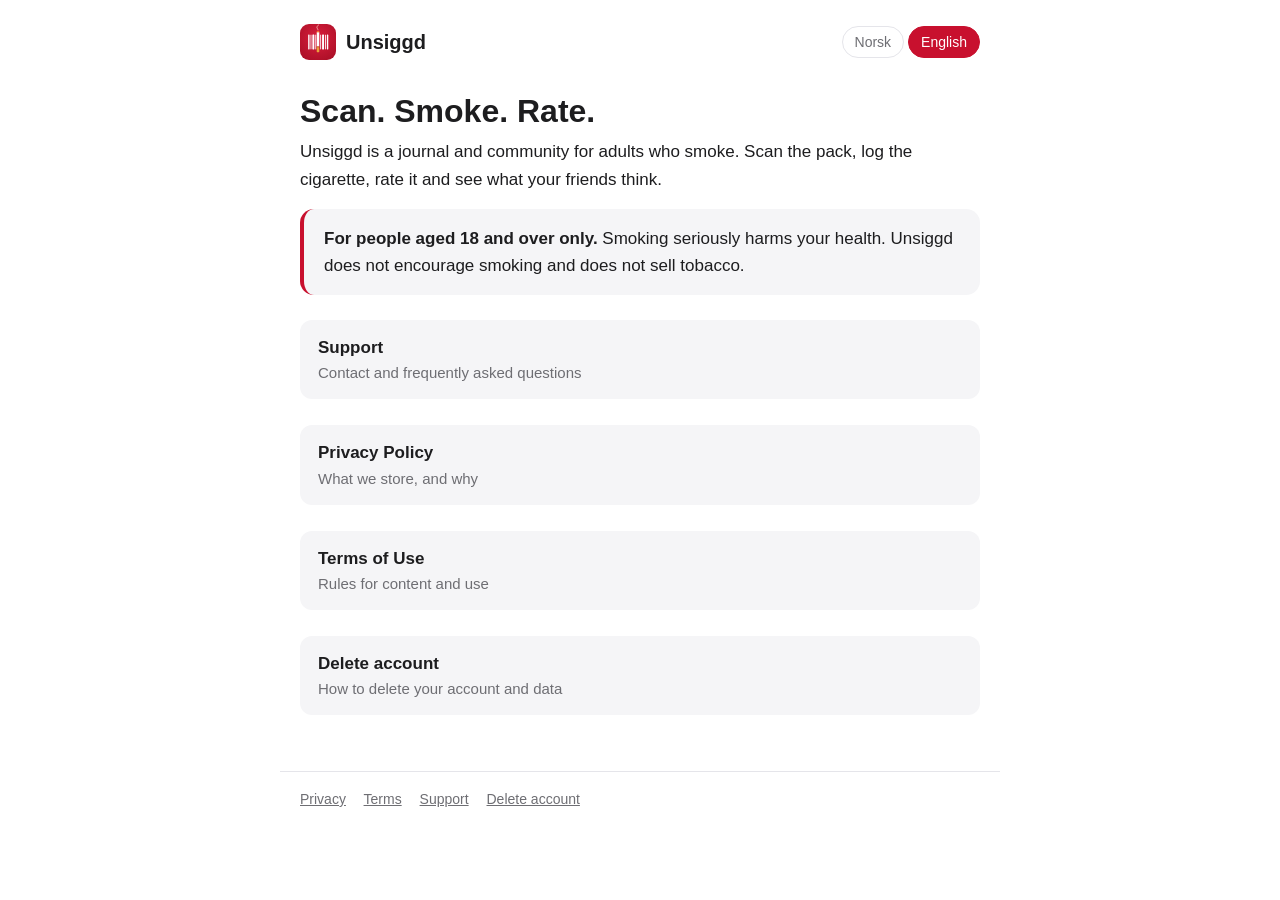
<file: index.html>
<!doctype html>
<html lang="en" data-title-nb="Unsiggd – dagbok for sigaretter" data-title-en="Unsiggd – a cigarette journal">
<head>
<meta charset="utf-8">
<meta name="viewport" content="width=device-width, initial-scale=1">
<title>Unsiggd – a cigarette journal</title>
<meta name="description" content="Unsiggd is a journal and community for adult smokers: scan, log and rate cigarettes with your friends. 18+.">
<link rel="icon" href="icon.svg" type="image/svg+xml">
<link rel="stylesheet" href="style.css">
<script src="site.js"></script>
</head>
<body>
<header>
  <a class="brand" href="./"><img src="icon.svg" alt=""> Unsiggd</a>
  <div class="lang-switch" role="group" aria-label="Språk / Language">
    <button type="button" value="nb">Norsk</button>
    <button type="button" value="en">English</button>
  </div>
</header>

<main>
<article lang="nb">
<h1>Skann. Røyk. Rate.</h1>
<p>Unsiggd er en dagbok og et fellesskap for voksne som røyker. Skann pakken, logg sigaretten, gi den en vurdering og se hva vennene dine synes.</p>
<div class="card warning">
<p><strong>Kun for personer over 18 år.</strong> Røyking er svært helseskadelig. Unsiggd oppfordrer ikke til røyking og selger ikke tobakk.</p>
</div>
<ul class="links">
<li><a href="support.html">Support<span>Kontakt og vanlige spørsmål</span></a></li>
<li><a href="privacy.html">Personvernerklæring<span>Hva vi lagrer, og hvorfor</span></a></li>
<li><a href="terms.html">Vilkår for bruk<span>Regler for innhold og bruk</span></a></li>
<li><a href="delete-account.html">Slett konto<span>Slik sletter du kontoen og dataene dine</span></a></li>
</ul>
</article>

<article lang="en">
<h1>Scan. Smoke. Rate.</h1>
<p>Unsiggd is a journal and community for adults who smoke. Scan the pack, log the cigarette, rate it and see what your friends think.</p>
<div class="card warning">
<p><strong>For people aged 18 and over only.</strong> Smoking seriously harms your health. Unsiggd does not encourage smoking and does not sell tobacco.</p>
</div>
<ul class="links">
<li><a href="support.html">Support<span>Contact and frequently asked questions</span></a></li>
<li><a href="privacy.html">Privacy Policy<span>What we store, and why</span></a></li>
<li><a href="terms.html">Terms of Use<span>Rules for content and use</span></a></li>
<li><a href="delete-account.html">Delete account<span>How to delete your account and data</span></a></li>
</ul>
</article>
</main>

<footer>
  <a href="privacy.html"><span lang="nb">Personvern</span><span lang="en">Privacy</span></a>
  <a href="terms.html"><span lang="nb">Vilkår</span><span lang="en">Terms</span></a>
  <a href="support.html">Support</a>
  <a href="delete-account.html"><span lang="nb">Slett konto</span><span lang="en">Delete account</span></a>
</footer>
</body>
</html>
</file>
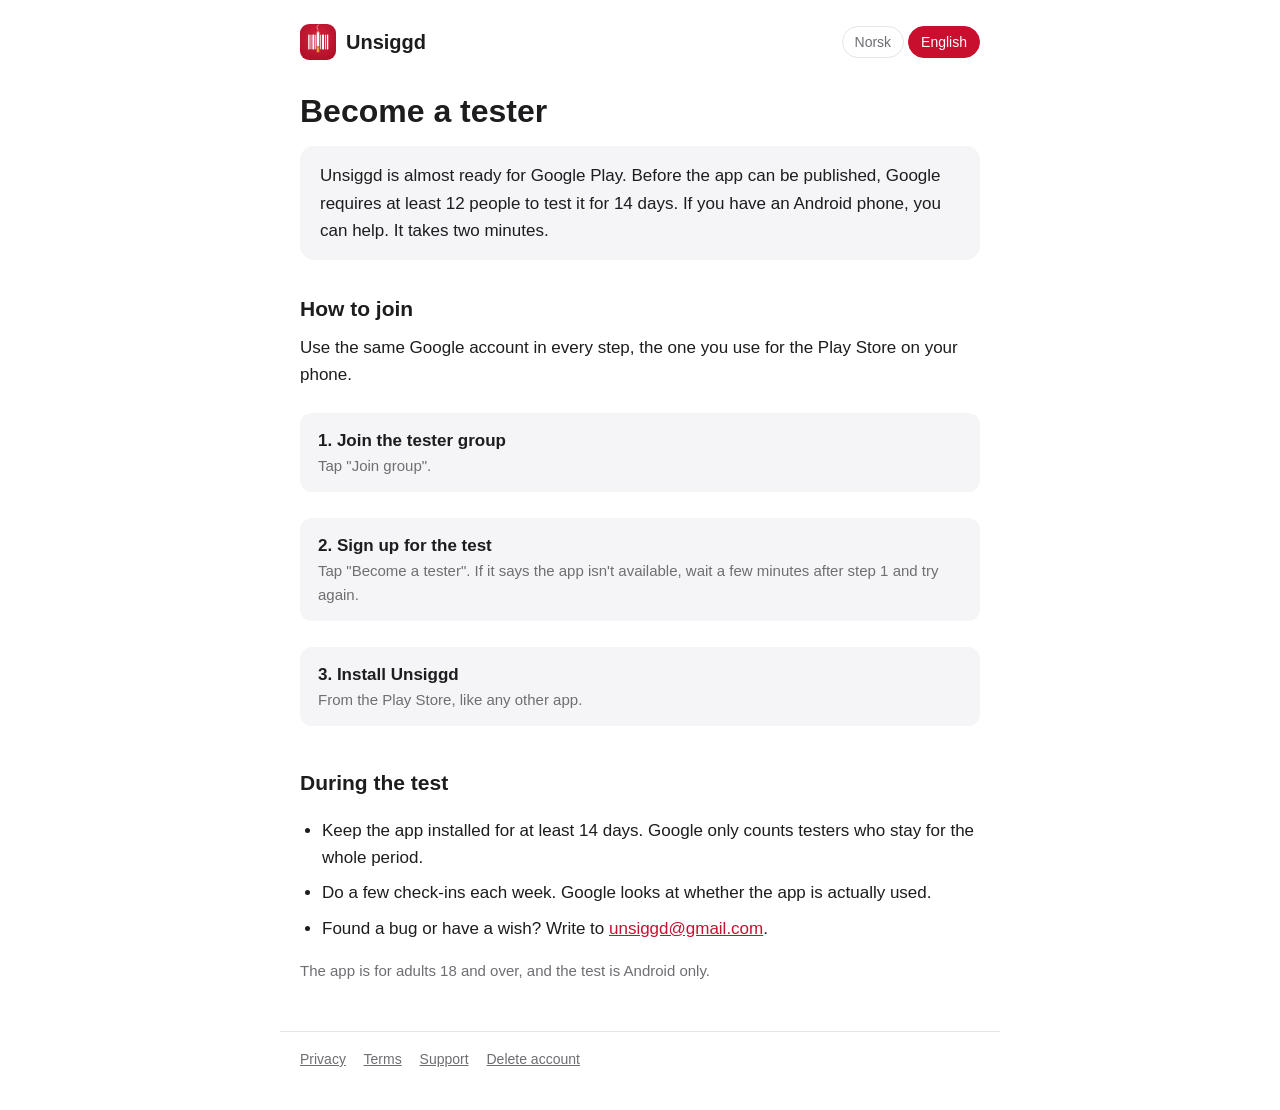
<file: beta.html>
<!doctype html>
<html lang="en" data-title-nb="Bli tester – Unsiggd" data-title-en="Become a tester – Unsiggd">
<head>
<meta charset="utf-8">
<meta name="viewport" content="width=device-width, initial-scale=1">
<title>Become a tester – Unsiggd</title>
<link rel="icon" href="icon.svg" type="image/svg+xml">
<link rel="stylesheet" href="style.css">
<script src="site.js"></script>
</head>
<body>
<header>
  <a class="brand" href="./"><img src="icon.svg" alt=""> Unsiggd</a>
  <div class="lang-switch" role="group" aria-label="Språk / Language">
    <button type="button" value="nb">Norsk</button>
    <button type="button" value="en">English</button>
  </div>
</header>

<main>
<!-- ===================================================== NORSK -->
<article lang="nb">
<h1>Bli tester</h1>
<div class="card">
<p>Unsiggd er snart klar for Google Play. Før appen kan publiseres, krever Google at minst 12 personer tester den i 14 dager. Har du en Android-telefon, kan du hjelpe til. Det tar to minutter.</p>
</div>

<h2>Slik blir du med</h2>
<p>Bruk samme Google-konto i alle stegene, den du har i Play Butikk på telefonen.</p>
<ul class="links">
<li><a href="https://groups.google.com/g/unsiggd-testers">1. Bli med i testgruppen<span>Trykk «Bli med i gruppen».</span></a></li>
<li><a href="https://play.google.com/apps/testing/no.unsiggd.app">2. Meld deg på testen<span>Trykk «Bli tester». Står det at appen ikke er tilgjengelig, vent noen minutter etter steg 1 og prøv igjen.</span></a></li>
<li><a href="https://play.google.com/store/apps/details?id=no.unsiggd.app">3. Installer Unsiggd<span>Fra Play Butikk, som en vanlig app.</span></a></li>
</ul>

<h2>Underveis</h2>
<ul>
<li>Behold appen i minst 14 dager. Google teller bare testere som er med hele perioden.</li>
<li>Sjekk inn noen ganger i uka. Google ser på om appen faktisk blir brukt.</li>
<li>Fant du en feil eller har du et ønske? Skriv til <a href="mailto:unsiggd@gmail.com">unsiggd@gmail.com</a>.</li>
</ul>
<p class="updated">Appen er for deg over 18 år, og testen er bare for Android.</p>
</article>

<!-- ===================================================== ENGLISH -->
<article lang="en">
<h1>Become a tester</h1>
<div class="card">
<p>Unsiggd is almost ready for Google Play. Before the app can be published, Google requires at least 12 people to test it for 14 days. If you have an Android phone, you can help. It takes two minutes.</p>
</div>

<h2>How to join</h2>
<p>Use the same Google account in every step, the one you use for the Play Store on your phone.</p>
<ul class="links">
<li><a href="https://groups.google.com/g/unsiggd-testers">1. Join the tester group<span>Tap "Join group".</span></a></li>
<li><a href="https://play.google.com/apps/testing/no.unsiggd.app">2. Sign up for the test<span>Tap "Become a tester". If it says the app isn't available, wait a few minutes after step 1 and try again.</span></a></li>
<li><a href="https://play.google.com/store/apps/details?id=no.unsiggd.app">3. Install Unsiggd<span>From the Play Store, like any other app.</span></a></li>
</ul>

<h2>During the test</h2>
<ul>
<li>Keep the app installed for at least 14 days. Google only counts testers who stay for the whole period.</li>
<li>Do a few check-ins each week. Google looks at whether the app is actually used.</li>
<li>Found a bug or have a wish? Write to <a href="mailto:unsiggd@gmail.com">unsiggd@gmail.com</a>.</li>
</ul>
<p class="updated">The app is for adults 18 and over, and the test is Android only.</p>
</article>
</main>

<footer>
  <a href="privacy.html"><span lang="nb">Personvern</span><span lang="en">Privacy</span></a>
  <a href="terms.html"><span lang="nb">Vilkår</span><span lang="en">Terms</span></a>
  <a href="support.html">Support</a>
  <a href="delete-account.html"><span lang="nb">Slett konto</span><span lang="en">Delete account</span></a>
</footer>
</body>
</html>
</file>
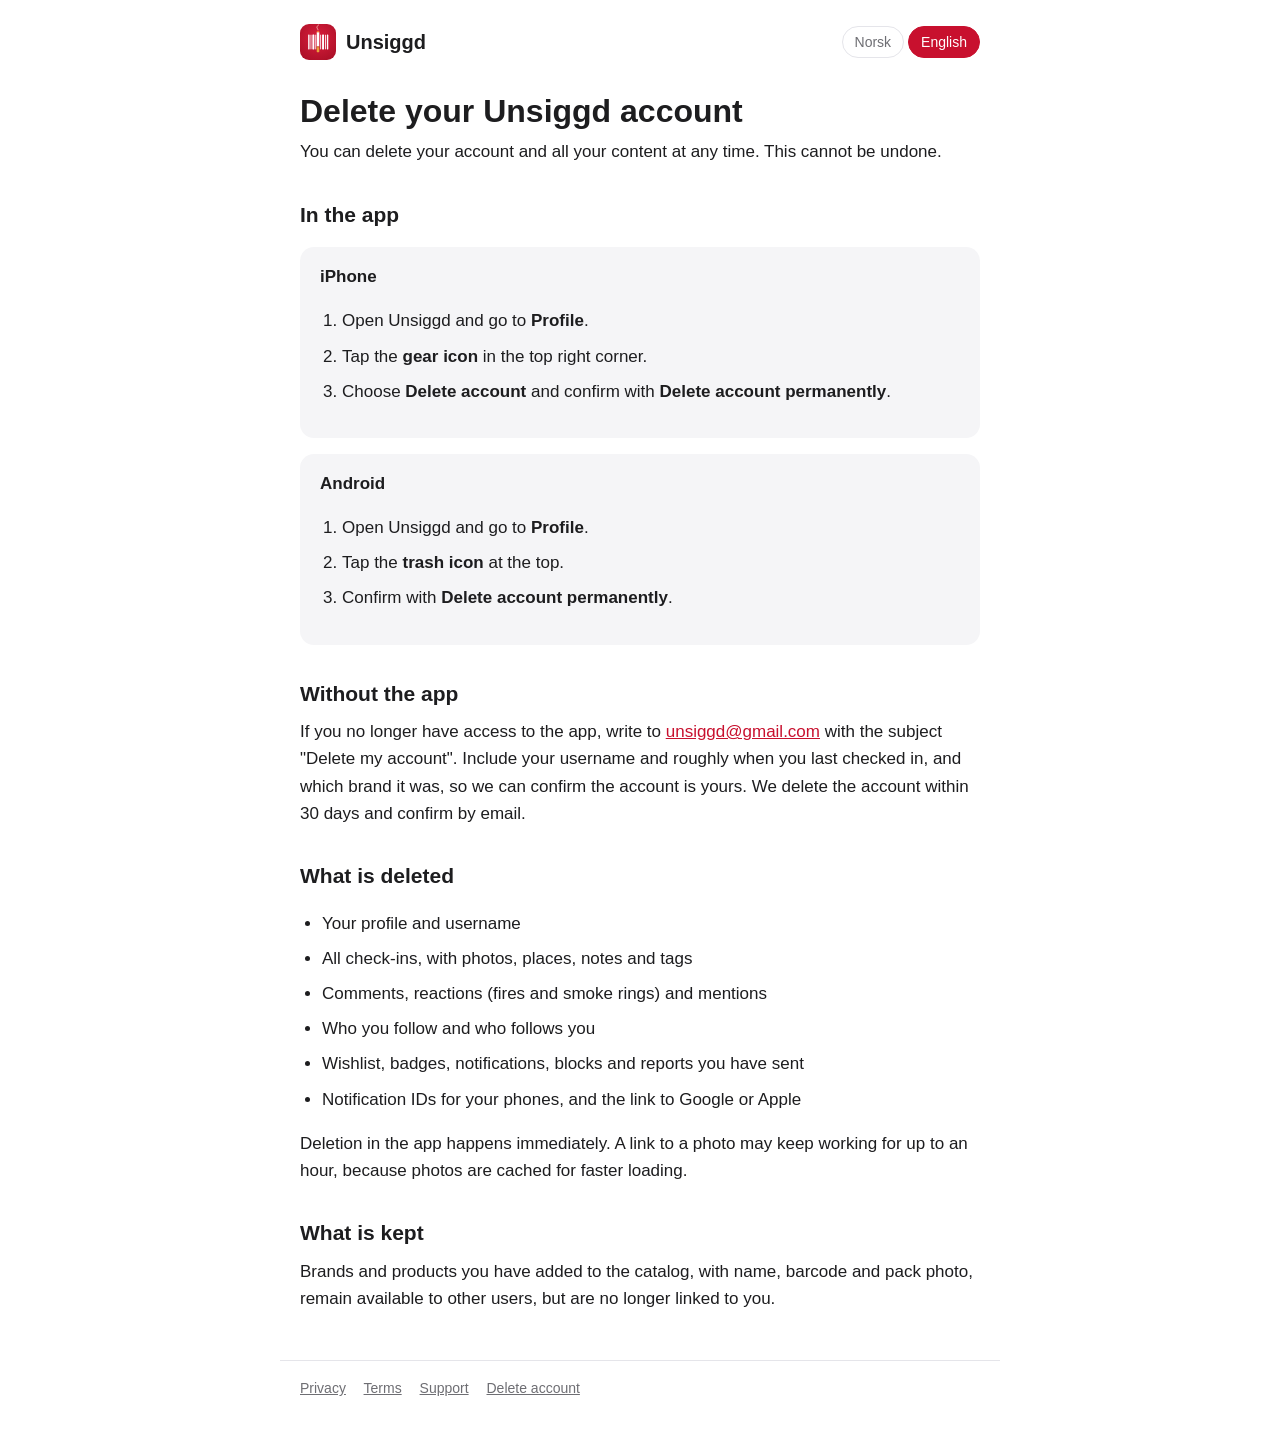
<file: delete-account.html>
<!doctype html>
<html lang="en" data-title-nb="Slett konto – Unsiggd" data-title-en="Delete account – Unsiggd">
<head>
<meta charset="utf-8">
<meta name="viewport" content="width=device-width, initial-scale=1">
<title>Delete account – Unsiggd</title>
<link rel="icon" href="icon.svg" type="image/svg+xml">
<link rel="stylesheet" href="style.css">
<script src="site.js"></script>
</head>
<body>
<header>
  <a class="brand" href="./"><img src="icon.svg" alt=""> Unsiggd</a>
  <div class="lang-switch" role="group" aria-label="Språk / Language">
    <button type="button" value="nb">Norsk</button>
    <button type="button" value="en">English</button>
  </div>
</header>

<main>
<!-- ===================================================== NORSK -->
<article lang="nb">
<h1>Slett kontoen din i Unsiggd</h1>
<p>Du kan slette kontoen og alt innholdet ditt når som helst. Det kan ikke angres.</p>

<h2>I appen</h2>
<div class="card">
<h3>iPhone</h3>
<ol>
<li>Åpne Unsiggd og gå til <strong>Profil</strong>.</li>
<li>Trykk på <strong>tannhjulet</strong> øverst til høyre.</li>
<li>Velg <strong>Slett konto</strong> og bekreft med <strong>Slett konto permanent</strong>.</li>
</ol>
</div>
<div class="card">
<h3>Android</h3>
<ol>
<li>Åpne Unsiggd og gå til <strong>Profil</strong>.</li>
<li>Trykk på <strong>søppelbøtta</strong> øverst.</li>
<li>Bekreft med <strong>Slett konto permanent</strong>.</li>
</ol>
</div>

<h2>Uten appen</h2>
<p>Har du ikke lenger tilgang til appen, skriv til <a href="mailto:unsiggd@gmail.com?subject=Slett%20kontoen%20min">unsiggd@gmail.com</a> med emnet «Slett kontoen min». Oppgi brukernavnet ditt og omtrent når du sist sjekket inn, og hvilket merke det var, så vi kan se at kontoen er din. Vi sletter kontoen innen 30 dager og bekrefter på e-post.</p>

<h2>Hva som slettes</h2>
<ul>
<li>Profilen og brukernavnet</li>
<li>Alle innsjekkinger, med bilder, steder, notater og tagger</li>
<li>Kommentarer, reaksjoner (fyr og røykringer) og omtaler</li>
<li>Hvem du følger og hvem som følger deg</li>
<li>Ønskeliste, badges, varsler, blokkeringer og rapporter du har sendt</li>
<li>Varsel-ID-er for telefonene dine, og koblingen til Google eller Apple</li>
</ul>
<p>Slettingen i appen skjer med en gang. En lenke til et bilde kan virke i inntil en time til, fordi bilder mellomlagres for raskere visning.</p>

<h2>Hva som beholdes</h2>
<p>Merker og produkter du har lagt til i katalogen, med navn, strekkode og pakkebilde, blir værende for andre brukere, men uten kobling til deg.</p>
</article>

<!-- ===================================================== ENGLISH -->
<article lang="en">
<h1>Delete your Unsiggd account</h1>
<p>You can delete your account and all your content at any time. This cannot be undone.</p>

<h2>In the app</h2>
<div class="card">
<h3>iPhone</h3>
<ol>
<li>Open Unsiggd and go to <strong>Profile</strong>.</li>
<li>Tap the <strong>gear icon</strong> in the top right corner.</li>
<li>Choose <strong>Delete account</strong> and confirm with <strong>Delete account permanently</strong>.</li>
</ol>
</div>
<div class="card">
<h3>Android</h3>
<ol>
<li>Open Unsiggd and go to <strong>Profile</strong>.</li>
<li>Tap the <strong>trash icon</strong> at the top.</li>
<li>Confirm with <strong>Delete account permanently</strong>.</li>
</ol>
</div>

<h2>Without the app</h2>
<p>If you no longer have access to the app, write to <a href="mailto:unsiggd@gmail.com?subject=Delete%20my%20account">unsiggd@gmail.com</a> with the subject "Delete my account". Include your username and roughly when you last checked in, and which brand it was, so we can confirm the account is yours. We delete the account within 30 days and confirm by email.</p>

<h2>What is deleted</h2>
<ul>
<li>Your profile and username</li>
<li>All check-ins, with photos, places, notes and tags</li>
<li>Comments, reactions (fires and smoke rings) and mentions</li>
<li>Who you follow and who follows you</li>
<li>Wishlist, badges, notifications, blocks and reports you have sent</li>
<li>Notification IDs for your phones, and the link to Google or Apple</li>
</ul>
<p>Deletion in the app happens immediately. A link to a photo may keep working for up to an hour, because photos are cached for faster loading.</p>

<h2>What is kept</h2>
<p>Brands and products you have added to the catalog, with name, barcode and pack photo, remain available to other users, but are no longer linked to you.</p>
</article>
</main>

<footer>
  <a href="privacy.html"><span lang="nb">Personvern</span><span lang="en">Privacy</span></a>
  <a href="terms.html"><span lang="nb">Vilkår</span><span lang="en">Terms</span></a>
  <a href="support.html">Support</a>
  <a href="delete-account.html"><span lang="nb">Slett konto</span><span lang="en">Delete account</span></a>
</footer>
</body>
</html>
</file>
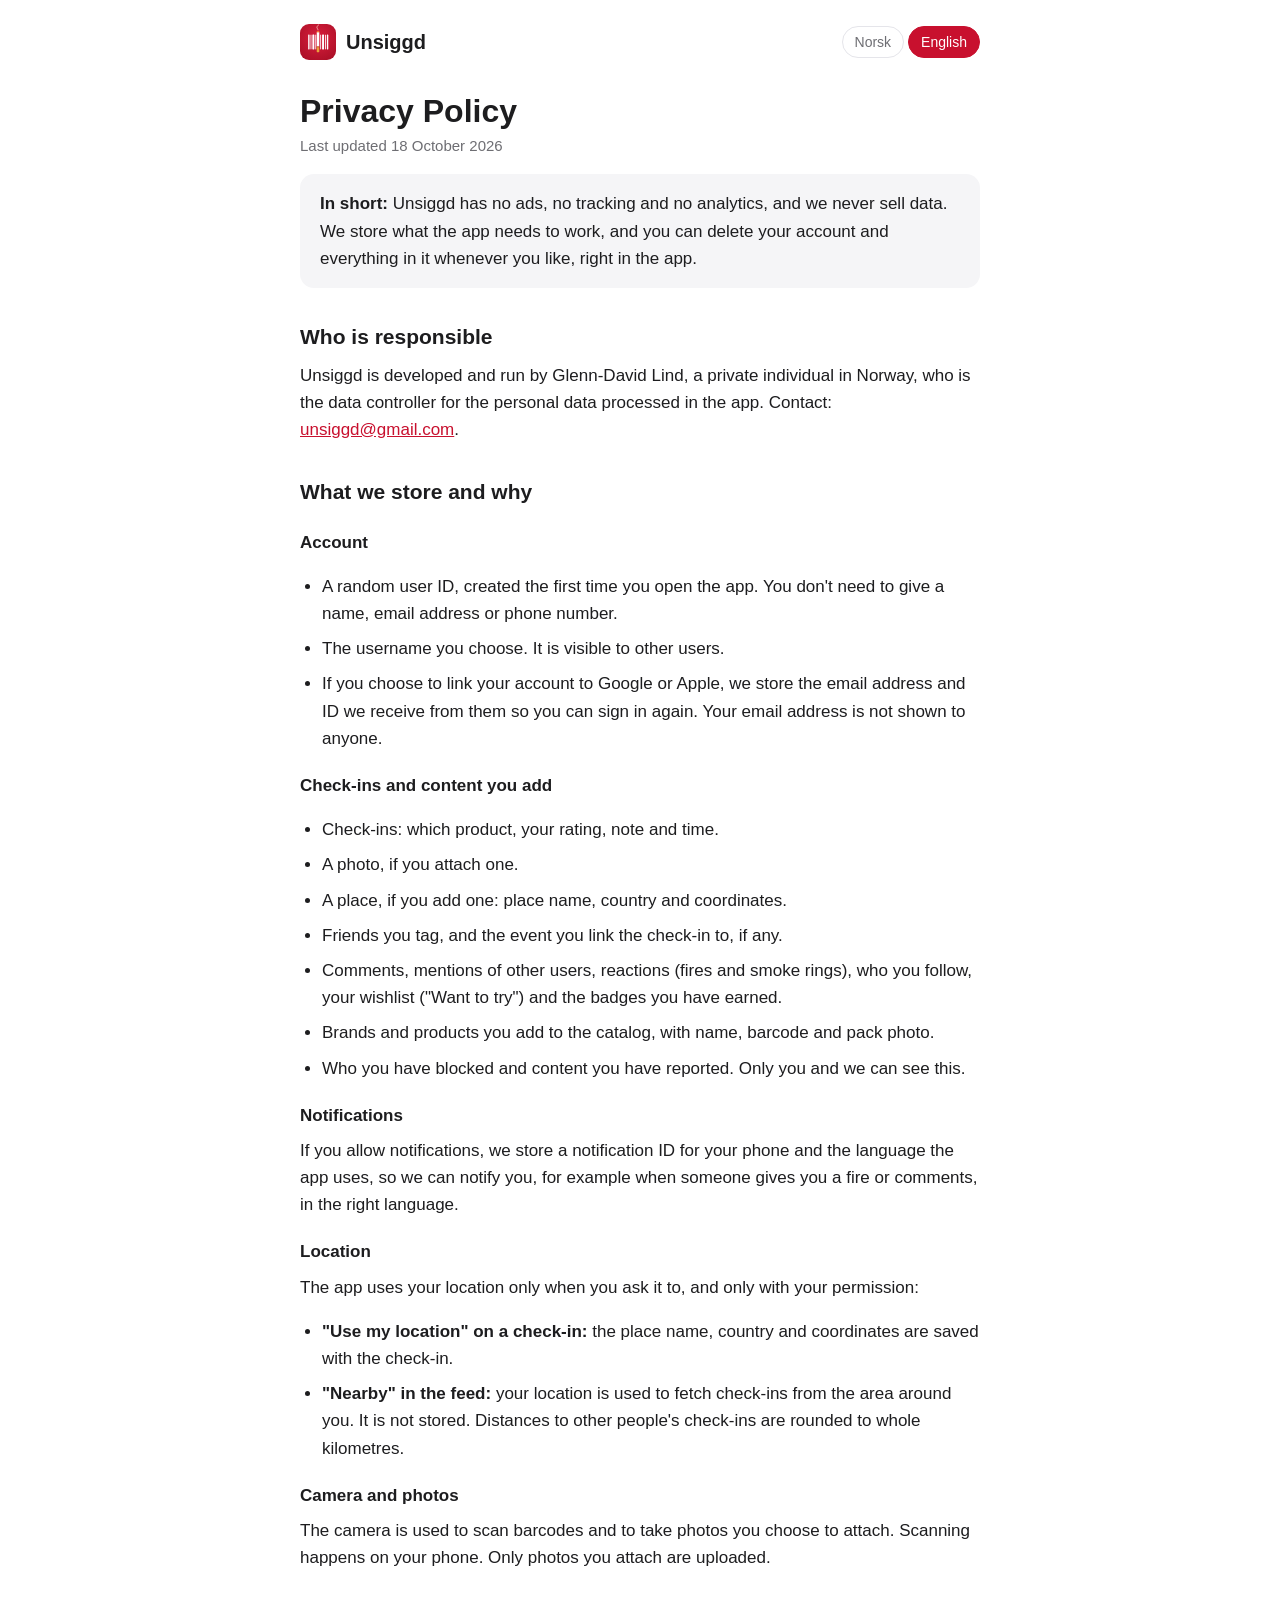
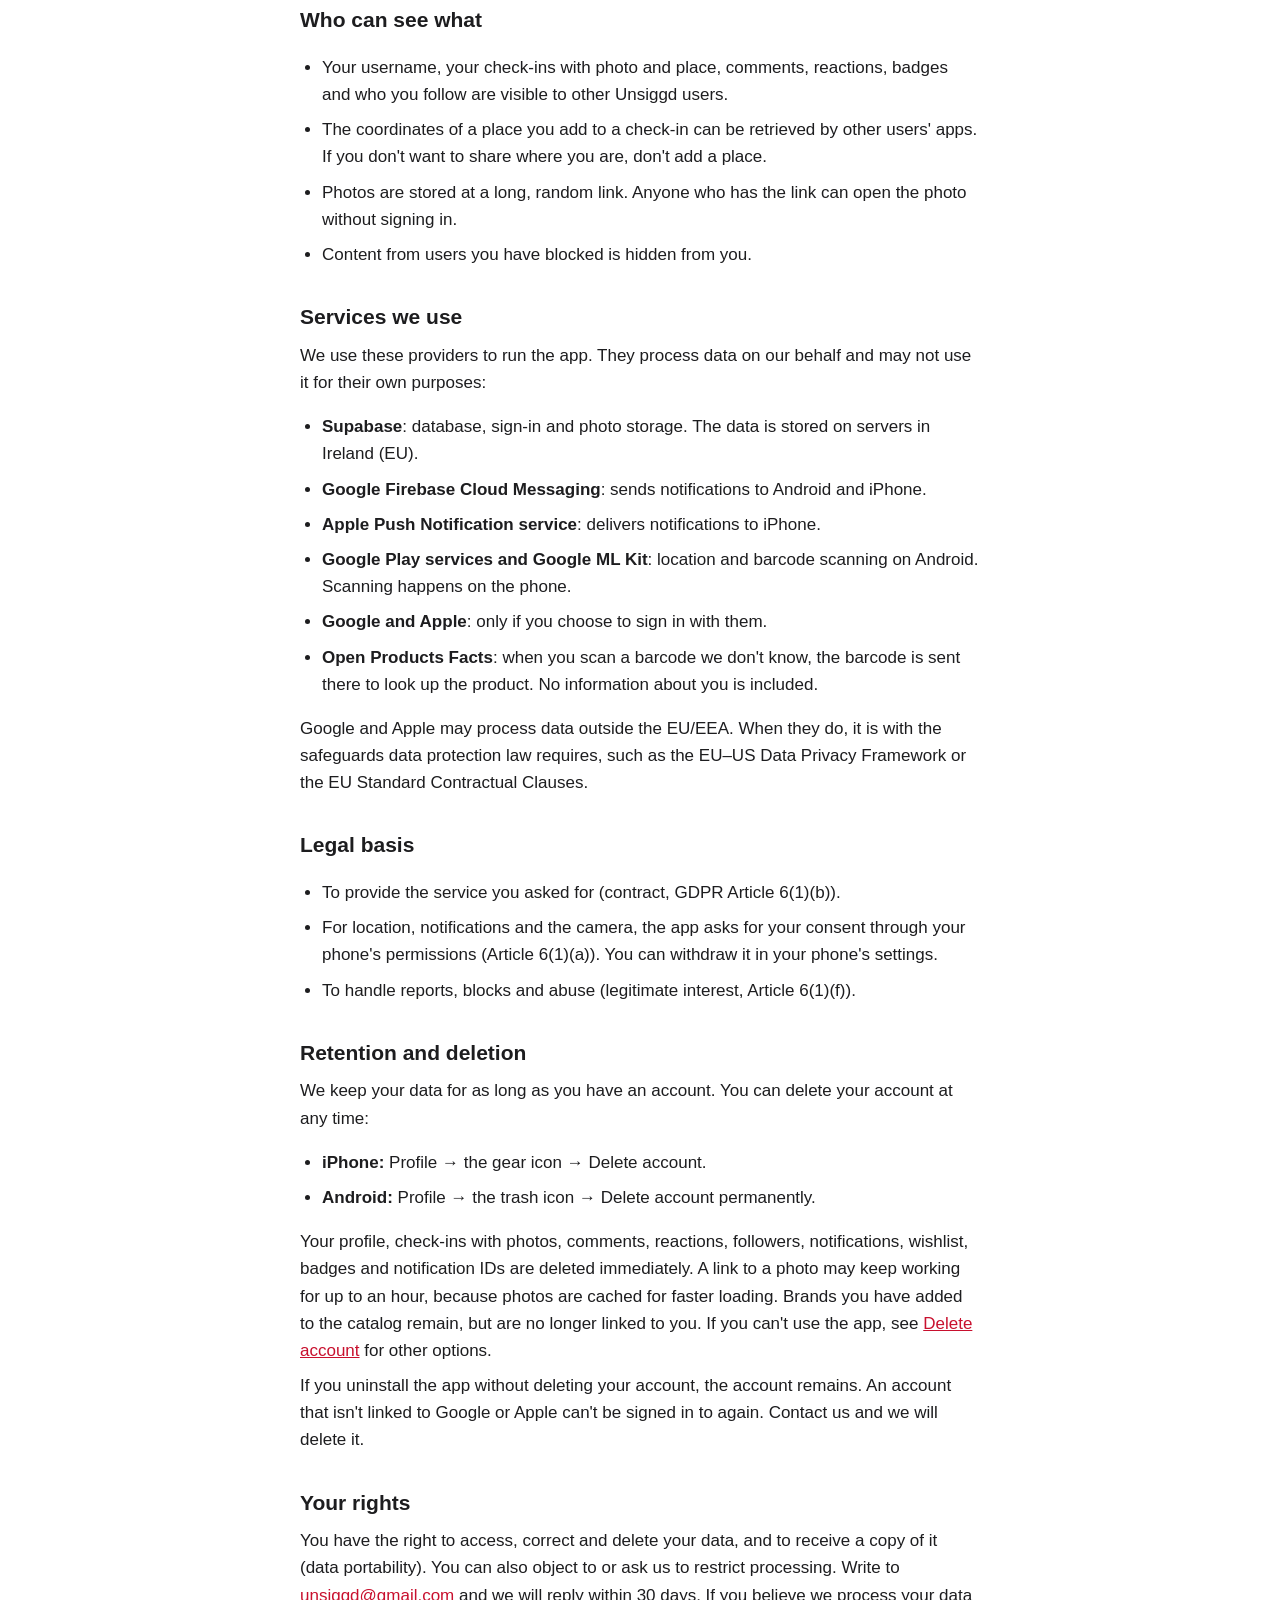
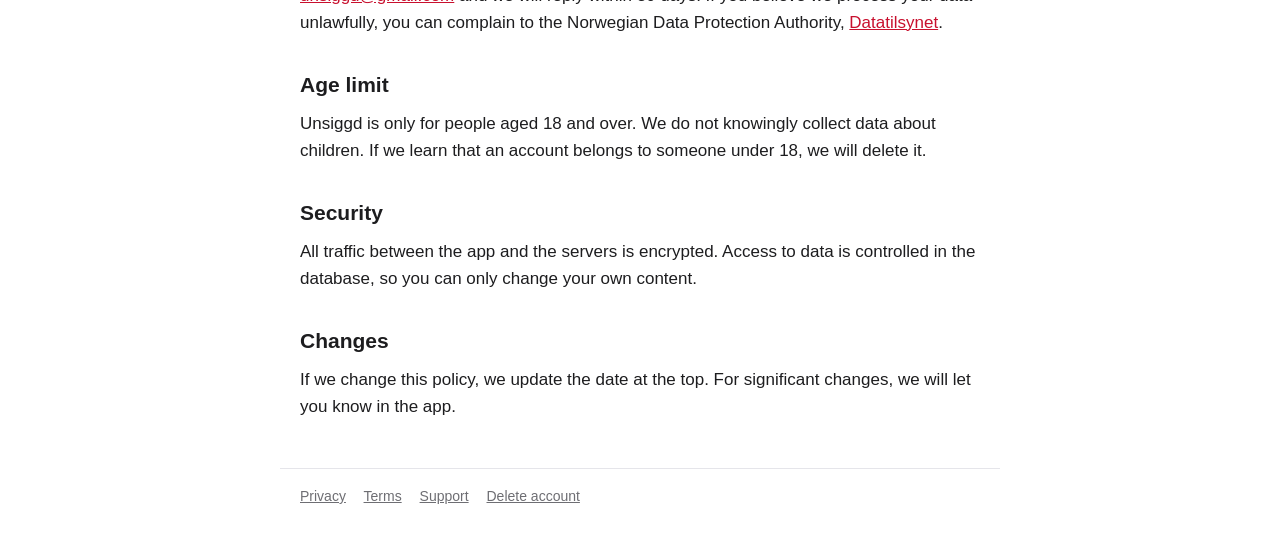
<file: privacy.html>
<!doctype html>
<html lang="en" data-title-nb="Personvernerklæring – Unsiggd" data-title-en="Privacy Policy – Unsiggd">
<head>
<meta charset="utf-8">
<meta name="viewport" content="width=device-width, initial-scale=1">
<title>Privacy Policy – Unsiggd</title>
<link rel="icon" href="icon.svg" type="image/svg+xml">
<link rel="stylesheet" href="style.css">
<script src="site.js"></script>
</head>
<body>
<header>
  <a class="brand" href="./"><img src="icon.svg" alt=""> Unsiggd</a>
  <div class="lang-switch" role="group" aria-label="Språk / Language">
    <button type="button" value="nb">Norsk</button>
    <button type="button" value="en">English</button>
  </div>
</header>

<main>
<!-- ===================================================== NORSK -->
<article lang="nb">
<h1>Personvernerklæring</h1>
<p class="updated">Sist oppdatert 18. oktober 2026</p>

<div class="card">
<p><strong>Kort fortalt:</strong> Unsiggd har ingen reklame, ingen sporing og ingen analyseverktøy, og vi selger aldri data. Vi lagrer det som trengs for at appen skal virke, og du kan slette kontoen og alt innholdet ditt når du vil, rett i appen.</p>
</div>

<h2>Hvem er ansvarlig</h2>
<p>Unsiggd utvikles og drives av Glenn-David Lind, privatperson i Norge, som er behandlingsansvarlig for personopplysningene som behandles i appen. Kontakt: <a href="mailto:unsiggd@gmail.com">unsiggd@gmail.com</a>.</p>

<h2>Hva vi lagrer og hvorfor</h2>

<h3>Konto</h3>
<ul>
<li>En tilfeldig bruker-ID, som lages når du åpner appen første gang. Du trenger ikke oppgi navn, e-post eller telefonnummer.</li>
<li>Brukernavnet du velger. Det er synlig for andre brukere.</li>
<li>Hvis du velger å koble kontoen til Google eller Apple, lagrer vi e-postadressen og ID-en vi får fra dem, slik at du kan logge inn igjen. E-postadressen vises ikke for andre.</li>
</ul>

<h3>Innsjekkinger og innhold du legger inn</h3>
<ul>
<li>Innsjekkinger: hvilket produkt, vurdering, notat og tidspunkt.</li>
<li>Bilde, hvis du legger ved et.</li>
<li>Sted, hvis du legger det til: stedsnavn, land og koordinater.</li>
<li>Venner du tagger, og eventet du eventuelt kobler innsjekkingen til.</li>
<li>Kommentarer, omtaler av andre brukere, reaksjoner (fyr og røykring), hvem du følger, ønskelisten din («Vil prøve») og badgene du har fått.</li>
<li>Merker og produkter du legger til i katalogen, med navn, strekkode og pakkebilde.</li>
<li>Hvem du har blokkert, og innhold du har rapportert. Dette er bare synlig for deg og for oss.</li>
</ul>

<h3>Varsler</h3>
<p>Hvis du tillater varsler, lagrer vi en varsel-ID for telefonen og hvilket språk appen bruker, slik at vi kan sende deg varsler, for eksempel når noen gir deg fyr eller kommenterer, på riktig språk.</p>

<h3>Posisjon</h3>
<p>Appen bruker posisjonen din bare når du ber om det, og bare hvis du har gitt tillatelse:</p>
<ul>
<li><strong>«Bruk min posisjon» ved innsjekking:</strong> stedsnavn, land og koordinater lagres på innsjekkingen.</li>
<li><strong>«I nærheten» i feeden:</strong> posisjonen brukes til å hente innsjekkinger fra området rundt deg. Den lagres ikke. Avstanden til andres innsjekkinger vises avrundet til hele kilometer.</li>
</ul>

<h3>Kamera og bilder</h3>
<p>Kameraet brukes til å skanne strekkoder og til å ta bilder du selv velger å legge ved. Skanningen skjer på telefonen. Bare bilder du legger ved, lastes opp.</p>

<h2>Hvem som kan se hva</h2>
<ul>
<li>Brukernavnet ditt, innsjekkingene dine med bilde og sted, kommentarer, reaksjoner, badges og hvem du følger, er synlig for andre som bruker Unsiggd.</li>
<li>Koordinatene til et sted du legger på en innsjekking, kan hentes av andre brukeres app. Vil du ikke dele hvor du er, så la være å legge til sted.</li>
<li>Bilder lagres med en lang, tilfeldig lenke. Den som har lenken, kan åpne bildet uten å være logget inn.</li>
<li>Innhold fra brukere du har blokkert, vises ikke for deg.</li>
</ul>

<h2>Tjenester vi bruker</h2>
<p>Vi bruker disse leverandørene til å drive appen. De behandler opplysninger på våre vegne og får ikke bruke dem til egne formål:</p>
<ul>
<li><strong>Supabase</strong>: database, innlogging og lagring av bilder. Dataene ligger på servere i Irland (EU).</li>
<li><strong>Google Firebase Cloud Messaging</strong>: sender varsler til Android og iPhone.</li>
<li><strong>Apple Push Notification service</strong>: leverer varsler til iPhone.</li>
<li><strong>Google Play-tjenester og Google ML Kit</strong>: posisjon og strekkodeskanning på Android. Skanningen skjer på telefonen.</li>
<li><strong>Google og Apple</strong>: bare hvis du velger å logge inn med dem.</li>
<li><strong>Open Products Facts</strong>: når du skanner en strekkode vi ikke kjenner, sendes strekkoden dit for å slå opp produktet. Ingen opplysninger om deg sendes med.</li>
</ul>
<p>Google og Apple kan behandle opplysninger utenfor EU/EØS. Da skjer det med de garantiene personvernregelverket krever, som EU–USA-rammeverket for personvern (Data Privacy Framework) eller EUs standard personvernbestemmelser.</p>

<h2>Rettslig grunnlag</h2>
<ul>
<li>For å levere tjenesten du har bedt om (avtale, GDPR artikkel 6 nr. 1 bokstav b).</li>
<li>For posisjon, varsler og kamera ber appen om samtykke via telefonens tillatelser (artikkel 6 nr. 1 bokstav a). Du kan trekke samtykket tilbake i telefonens innstillinger.</li>
<li>For å håndtere rapporter, blokkeringer og misbruk (berettiget interesse, artikkel 6 nr. 1 bokstav f).</li>
</ul>

<h2>Lagring og sletting</h2>
<p>Vi lagrer opplysningene så lenge du har en konto. Du kan slette kontoen når som helst:</p>
<ul>
<li><strong>iPhone:</strong> Profil → tannhjulet → Slett konto.</li>
<li><strong>Android:</strong> Profil → søppelbøtta → Slett konto permanent.</li>
</ul>
<p>Da slettes profilen, innsjekkingene med bilder, kommentarer, reaksjoner, følgere, varsler, ønskeliste, badges og varsel-ID-er med en gang. En lenke til et bilde kan virke i inntil en time til, fordi bilder mellomlagres for raskere visning. Merker du har lagt til i katalogen, blir værende, men uten kobling til deg. Kan du ikke bruke appen, finner du andre måter under <a href="delete-account.html">Slett konto</a>.</p>
<p>Avinstallerer du appen uten å slette kontoen, ligger den igjen. En konto som ikke er koblet til Google eller Apple, kan du ikke logge inn på igjen. Ta da kontakt med oss, så sletter vi den.</p>

<h2>Dine rettigheter</h2>
<p>Du har rett til innsyn i, retting og sletting av opplysningene dine, og til å få dem utlevert (dataportabilitet). Du kan også protestere mot eller be om begrenset behandling. Skriv til <a href="mailto:unsiggd@gmail.com">unsiggd@gmail.com</a>, så svarer vi innen 30 dager. Mener du at vi behandler opplysninger i strid med regelverket, kan du klage til <a href="https://www.datatilsynet.no">Datatilsynet</a>.</p>

<h2>Aldersgrense</h2>
<p>Unsiggd er bare for personer over 18 år. Vi samler ikke bevisst inn opplysninger om barn. Får vi vite at en konto tilhører en person under 18, sletter vi den.</p>

<h2>Sikkerhet</h2>
<p>All trafikk mellom appen og serverne er kryptert. Tilgang til data styres i databasen, slik at du bare kan endre ditt eget innhold.</p>

<h2>Endringer</h2>
<p>Endrer vi denne erklæringen, oppdaterer vi datoen øverst. Ved vesentlige endringer gir vi beskjed i appen.</p>
</article>

<!-- ===================================================== ENGLISH -->
<article lang="en">
<h1>Privacy Policy</h1>
<p class="updated">Last updated 18 October 2026</p>

<div class="card">
<p><strong>In short:</strong> Unsiggd has no ads, no tracking and no analytics, and we never sell data. We store what the app needs to work, and you can delete your account and everything in it whenever you like, right in the app.</p>
</div>

<h2>Who is responsible</h2>
<p>Unsiggd is developed and run by Glenn-David Lind, a private individual in Norway, who is the data controller for the personal data processed in the app. Contact: <a href="mailto:unsiggd@gmail.com">unsiggd@gmail.com</a>.</p>

<h2>What we store and why</h2>

<h3>Account</h3>
<ul>
<li>A random user ID, created the first time you open the app. You don't need to give a name, email address or phone number.</li>
<li>The username you choose. It is visible to other users.</li>
<li>If you choose to link your account to Google or Apple, we store the email address and ID we receive from them so you can sign in again. Your email address is not shown to anyone.</li>
</ul>

<h3>Check-ins and content you add</h3>
<ul>
<li>Check-ins: which product, your rating, note and time.</li>
<li>A photo, if you attach one.</li>
<li>A place, if you add one: place name, country and coordinates.</li>
<li>Friends you tag, and the event you link the check-in to, if any.</li>
<li>Comments, mentions of other users, reactions (fires and smoke rings), who you follow, your wishlist ("Want to try") and the badges you have earned.</li>
<li>Brands and products you add to the catalog, with name, barcode and pack photo.</li>
<li>Who you have blocked and content you have reported. Only you and we can see this.</li>
</ul>

<h3>Notifications</h3>
<p>If you allow notifications, we store a notification ID for your phone and the language the app uses, so we can notify you, for example when someone gives you a fire or comments, in the right language.</p>

<h3>Location</h3>
<p>The app uses your location only when you ask it to, and only with your permission:</p>
<ul>
<li><strong>"Use my location" on a check-in:</strong> the place name, country and coordinates are saved with the check-in.</li>
<li><strong>"Nearby" in the feed:</strong> your location is used to fetch check-ins from the area around you. It is not stored. Distances to other people's check-ins are rounded to whole kilometres.</li>
</ul>

<h3>Camera and photos</h3>
<p>The camera is used to scan barcodes and to take photos you choose to attach. Scanning happens on your phone. Only photos you attach are uploaded.</p>

<h2>Who can see what</h2>
<ul>
<li>Your username, your check-ins with photo and place, comments, reactions, badges and who you follow are visible to other Unsiggd users.</li>
<li>The coordinates of a place you add to a check-in can be retrieved by other users' apps. If you don't want to share where you are, don't add a place.</li>
<li>Photos are stored at a long, random link. Anyone who has the link can open the photo without signing in.</li>
<li>Content from users you have blocked is hidden from you.</li>
</ul>

<h2>Services we use</h2>
<p>We use these providers to run the app. They process data on our behalf and may not use it for their own purposes:</p>
<ul>
<li><strong>Supabase</strong>: database, sign-in and photo storage. The data is stored on servers in Ireland (EU).</li>
<li><strong>Google Firebase Cloud Messaging</strong>: sends notifications to Android and iPhone.</li>
<li><strong>Apple Push Notification service</strong>: delivers notifications to iPhone.</li>
<li><strong>Google Play services and Google ML Kit</strong>: location and barcode scanning on Android. Scanning happens on the phone.</li>
<li><strong>Google and Apple</strong>: only if you choose to sign in with them.</li>
<li><strong>Open Products Facts</strong>: when you scan a barcode we don't know, the barcode is sent there to look up the product. No information about you is included.</li>
</ul>
<p>Google and Apple may process data outside the EU/EEA. When they do, it is with the safeguards data protection law requires, such as the EU–US Data Privacy Framework or the EU Standard Contractual Clauses.</p>

<h2>Legal basis</h2>
<ul>
<li>To provide the service you asked for (contract, GDPR Article 6(1)(b)).</li>
<li>For location, notifications and the camera, the app asks for your consent through your phone's permissions (Article 6(1)(a)). You can withdraw it in your phone's settings.</li>
<li>To handle reports, blocks and abuse (legitimate interest, Article 6(1)(f)).</li>
</ul>

<h2>Retention and deletion</h2>
<p>We keep your data for as long as you have an account. You can delete your account at any time:</p>
<ul>
<li><strong>iPhone:</strong> Profile → the gear icon → Delete account.</li>
<li><strong>Android:</strong> Profile → the trash icon → Delete account permanently.</li>
</ul>
<p>Your profile, check-ins with photos, comments, reactions, followers, notifications, wishlist, badges and notification IDs are deleted immediately. A link to a photo may keep working for up to an hour, because photos are cached for faster loading. Brands you have added to the catalog remain, but are no longer linked to you. If you can't use the app, see <a href="delete-account.html">Delete account</a> for other options.</p>
<p>If you uninstall the app without deleting your account, the account remains. An account that isn't linked to Google or Apple can't be signed in to again. Contact us and we will delete it.</p>

<h2>Your rights</h2>
<p>You have the right to access, correct and delete your data, and to receive a copy of it (data portability). You can also object to or ask us to restrict processing. Write to <a href="mailto:unsiggd@gmail.com">unsiggd@gmail.com</a> and we will reply within 30 days. If you believe we process your data unlawfully, you can complain to the Norwegian Data Protection Authority, <a href="https://www.datatilsynet.no/en/">Datatilsynet</a>.</p>

<h2>Age limit</h2>
<p>Unsiggd is only for people aged 18 and over. We do not knowingly collect data about children. If we learn that an account belongs to someone under 18, we will delete it.</p>

<h2>Security</h2>
<p>All traffic between the app and the servers is encrypted. Access to data is controlled in the database, so you can only change your own content.</p>

<h2>Changes</h2>
<p>If we change this policy, we update the date at the top. For significant changes, we will let you know in the app.</p>
</article>
</main>

<footer>
  <a href="privacy.html"><span lang="nb">Personvern</span><span lang="en">Privacy</span></a>
  <a href="terms.html"><span lang="nb">Vilkår</span><span lang="en">Terms</span></a>
  <a href="support.html">Support</a>
  <a href="delete-account.html"><span lang="nb">Slett konto</span><span lang="en">Delete account</span></a>
</footer>
</body>
</html>
</file>
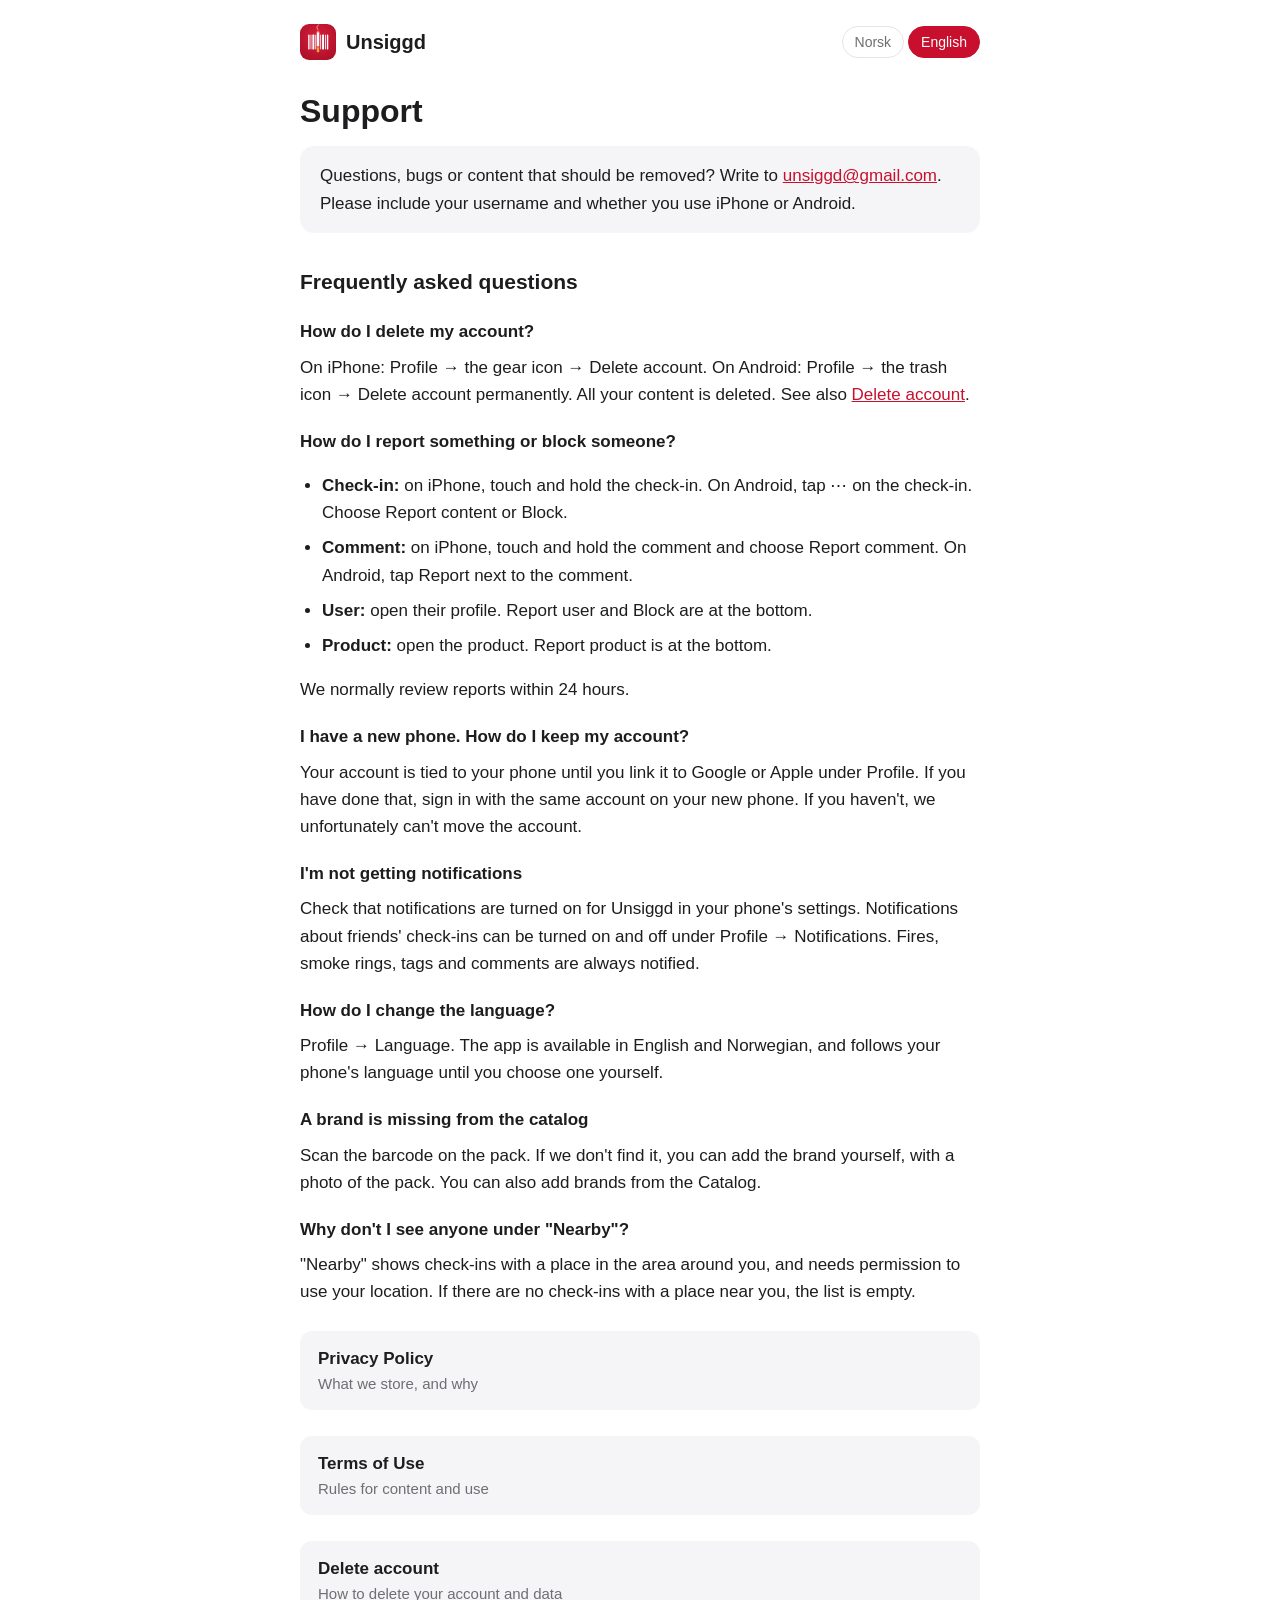
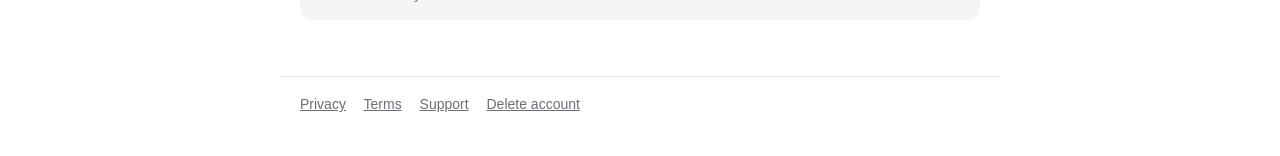
<file: support.html>
<!doctype html>
<html lang="en" data-title-nb="Support – Unsiggd" data-title-en="Support – Unsiggd">
<head>
<meta charset="utf-8">
<meta name="viewport" content="width=device-width, initial-scale=1">
<title>Support – Unsiggd</title>
<link rel="icon" href="icon.svg" type="image/svg+xml">
<link rel="stylesheet" href="style.css">
<script src="site.js"></script>
</head>
<body>
<header>
  <a class="brand" href="./"><img src="icon.svg" alt=""> Unsiggd</a>
  <div class="lang-switch" role="group" aria-label="Språk / Language">
    <button type="button" value="nb">Norsk</button>
    <button type="button" value="en">English</button>
  </div>
</header>

<main>
<!-- ===================================================== NORSK -->
<article lang="nb">
<h1>Support</h1>
<div class="card">
<p>Spørsmål, feil eller innhold som bør fjernes? Skriv til <a href="mailto:unsiggd@gmail.com">unsiggd@gmail.com</a>. Ta gjerne med brukernavnet ditt og om du bruker iPhone eller Android.</p>
</div>

<h2>Vanlige spørsmål</h2>

<h3>Hvordan sletter jeg kontoen?</h3>
<p>På iPhone: Profil → tannhjulet → Slett konto. På Android: Profil → søppelbøtta → Slett konto permanent. Alt innholdet ditt slettes. Se også <a href="delete-account.html">Slett konto</a>.</p>

<h3>Hvordan rapporterer jeg noe eller blokkerer noen?</h3>
<ul>
<li><strong>Innsjekking:</strong> på iPhone holder du fingeren på innsjekkingen. På Android trykker du på ⋯ på innsjekkingen. Velg Rapporter innhold eller Blokker.</li>
<li><strong>Kommentar:</strong> på iPhone holder du fingeren på kommentaren og velger Rapporter kommentar. På Android trykker du på Rapporter ved kommentaren.</li>
<li><strong>Bruker:</strong> åpne profilen. Rapporter bruker og Blokker ligger nederst.</li>
<li><strong>Produkt:</strong> åpne produktet. Rapporter produkt ligger nederst.</li>
</ul>
<p>Vi går gjennom rapporter normalt innen 24 timer.</p>

<h3>Jeg har byttet telefon. Hvordan får jeg med meg kontoen?</h3>
<p>Kontoen er knyttet til telefonen til du kobler den til Google eller Apple under Profil. Har du gjort det, logger du inn med samme konto på den nye telefonen. Har du ikke gjort det, kan vi dessverre ikke flytte kontoen.</p>

<h3>Jeg får ikke varsler</h3>
<p>Sjekk at varsler er slått på for Unsiggd i telefonens innstillinger. Varsler om venners innsjekkinger kan slås av og på under Profil → Varsler. Fyr, røykringer, tagger og kommentarer varsles alltid.</p>

<h3>Hvordan bytter jeg språk?</h3>
<p>Profil → Språk. Appen er på norsk eller engelsk, og følger telefonens språk til du velger selv.</p>

<h3>Et merke mangler i katalogen</h3>
<p>Skann strekkoden på pakken. Finner vi den ikke, kan du legge merket til selv, med bilde av pakken. Du kan også legge til merker fra Katalog.</p>

<h3>Hvorfor kan jeg ikke se noen i «I nærheten»?</h3>
<p>«I nærheten» viser innsjekkinger med sted i området rundt deg, og krever at du gir appen tilgang til posisjon. Er det ingen innsjekkinger med sted i nærheten, blir lista tom.</p>

<ul class="links">
<li><a href="privacy.html">Personvernerklæring<span>Hva vi lagrer, og hvorfor</span></a></li>
<li><a href="terms.html">Vilkår for bruk<span>Regler for innhold og bruk</span></a></li>
<li><a href="delete-account.html">Slett konto<span>Slik sletter du kontoen og dataene dine</span></a></li>
</ul>
</article>

<!-- ===================================================== ENGLISH -->
<article lang="en">
<h1>Support</h1>
<div class="card">
<p>Questions, bugs or content that should be removed? Write to <a href="mailto:unsiggd@gmail.com">unsiggd@gmail.com</a>. Please include your username and whether you use iPhone or Android.</p>
</div>

<h2>Frequently asked questions</h2>

<h3>How do I delete my account?</h3>
<p>On iPhone: Profile → the gear icon → Delete account. On Android: Profile → the trash icon → Delete account permanently. All your content is deleted. See also <a href="delete-account.html">Delete account</a>.</p>

<h3>How do I report something or block someone?</h3>
<ul>
<li><strong>Check-in:</strong> on iPhone, touch and hold the check-in. On Android, tap ⋯ on the check-in. Choose Report content or Block.</li>
<li><strong>Comment:</strong> on iPhone, touch and hold the comment and choose Report comment. On Android, tap Report next to the comment.</li>
<li><strong>User:</strong> open their profile. Report user and Block are at the bottom.</li>
<li><strong>Product:</strong> open the product. Report product is at the bottom.</li>
</ul>
<p>We normally review reports within 24 hours.</p>

<h3>I have a new phone. How do I keep my account?</h3>
<p>Your account is tied to your phone until you link it to Google or Apple under Profile. If you have done that, sign in with the same account on your new phone. If you haven't, we unfortunately can't move the account.</p>

<h3>I'm not getting notifications</h3>
<p>Check that notifications are turned on for Unsiggd in your phone's settings. Notifications about friends' check-ins can be turned on and off under Profile → Notifications. Fires, smoke rings, tags and comments are always notified.</p>

<h3>How do I change the language?</h3>
<p>Profile → Language. The app is available in English and Norwegian, and follows your phone's language until you choose one yourself.</p>

<h3>A brand is missing from the catalog</h3>
<p>Scan the barcode on the pack. If we don't find it, you can add the brand yourself, with a photo of the pack. You can also add brands from the Catalog.</p>

<h3>Why don't I see anyone under "Nearby"?</h3>
<p>"Nearby" shows check-ins with a place in the area around you, and needs permission to use your location. If there are no check-ins with a place near you, the list is empty.</p>

<ul class="links">
<li><a href="privacy.html">Privacy Policy<span>What we store, and why</span></a></li>
<li><a href="terms.html">Terms of Use<span>Rules for content and use</span></a></li>
<li><a href="delete-account.html">Delete account<span>How to delete your account and data</span></a></li>
</ul>
</article>
</main>

<footer>
  <a href="privacy.html"><span lang="nb">Personvern</span><span lang="en">Privacy</span></a>
  <a href="terms.html"><span lang="nb">Vilkår</span><span lang="en">Terms</span></a>
  <a href="support.html">Support</a>
  <a href="delete-account.html"><span lang="nb">Slett konto</span><span lang="en">Delete account</span></a>
</footer>
</body>
</html>
</file>
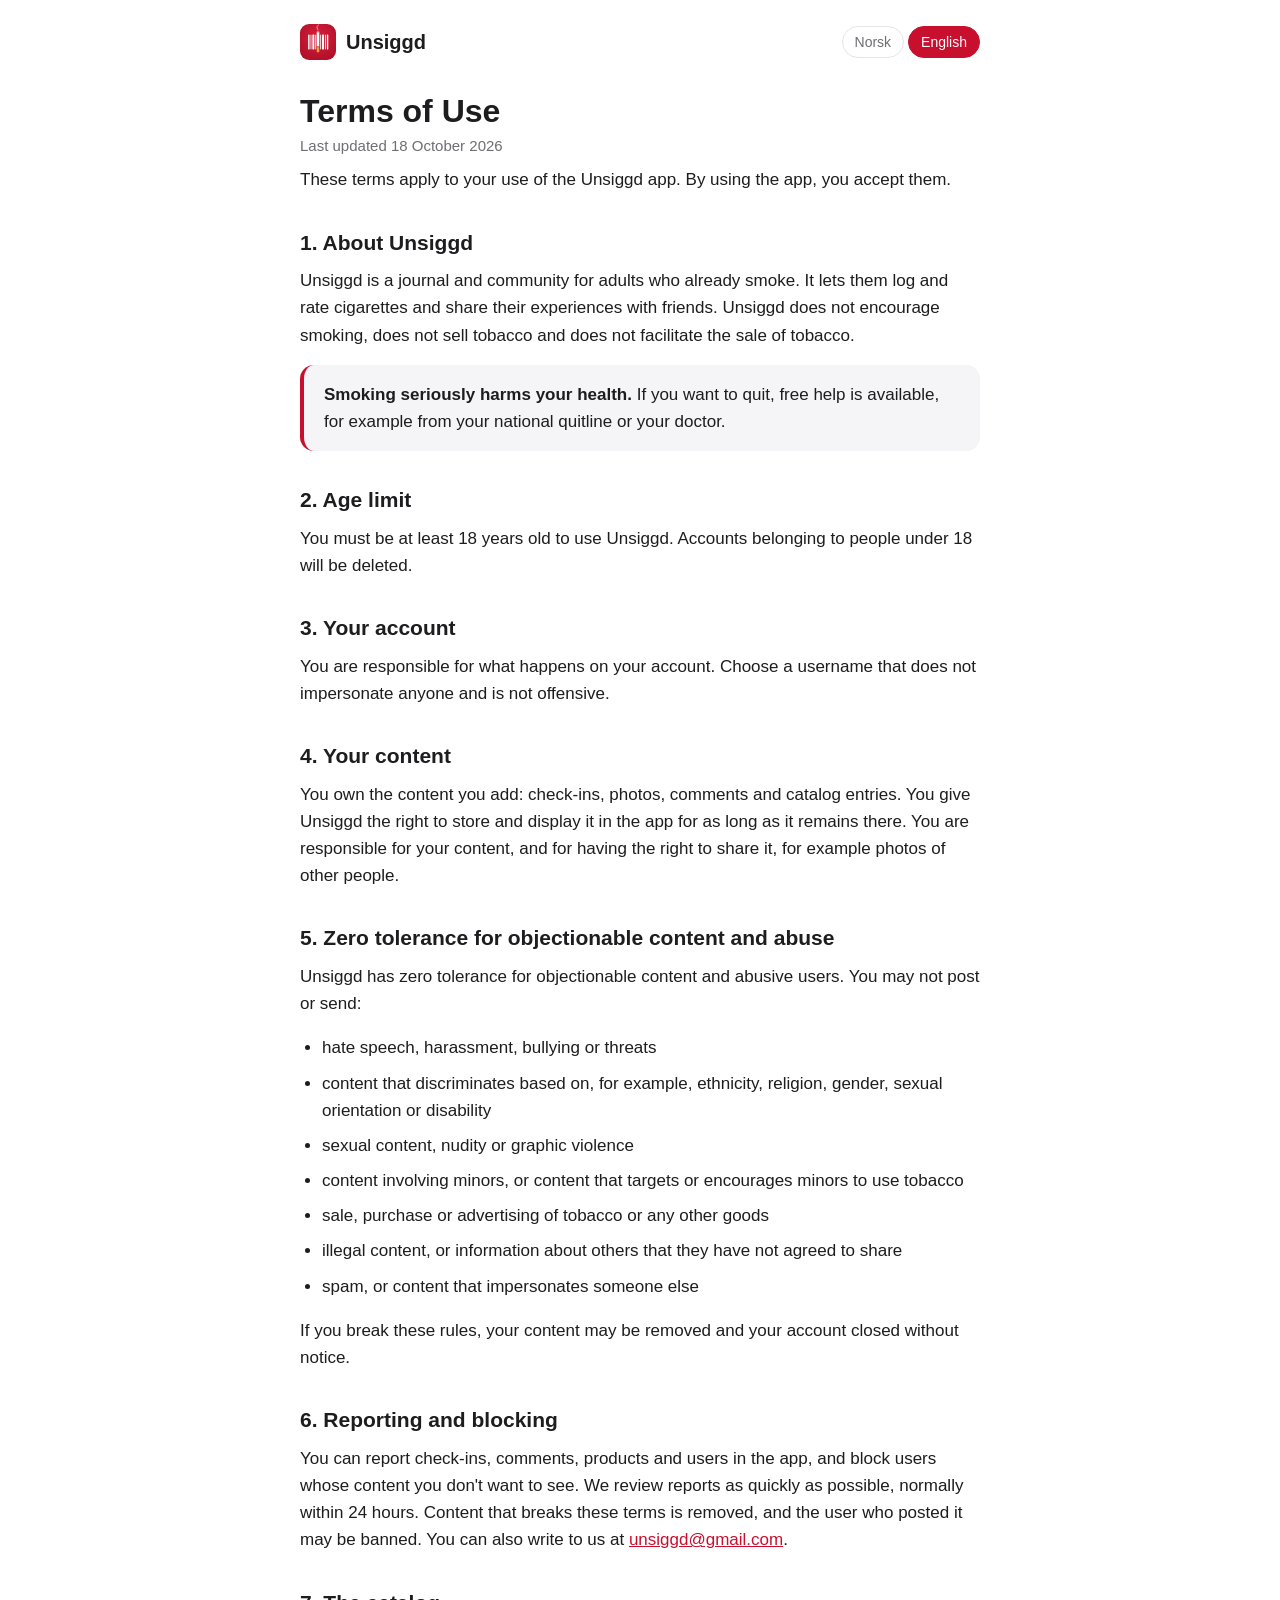
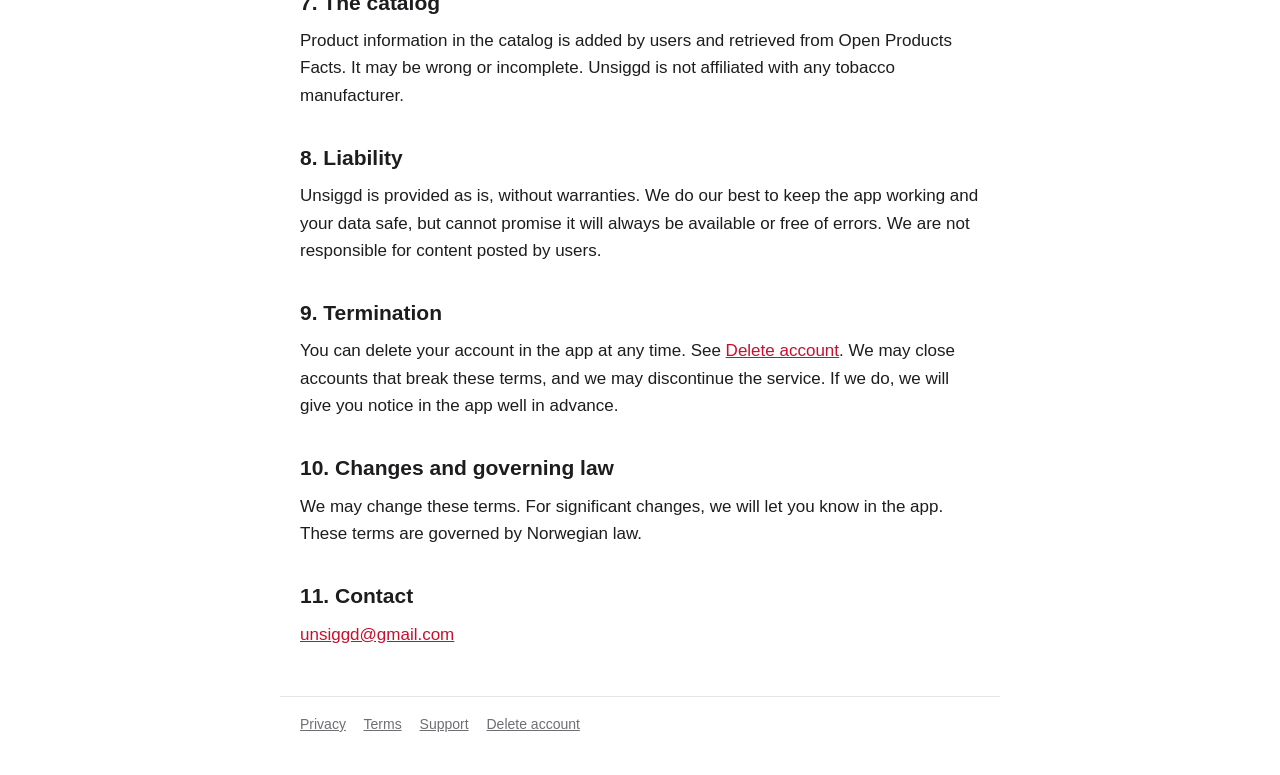
<file: terms.html>
<!doctype html>
<html lang="en" data-title-nb="Vilkår for bruk – Unsiggd" data-title-en="Terms of Use – Unsiggd">
<head>
<meta charset="utf-8">
<meta name="viewport" content="width=device-width, initial-scale=1">
<title>Terms of Use – Unsiggd</title>
<link rel="icon" href="icon.svg" type="image/svg+xml">
<link rel="stylesheet" href="style.css">
<script src="site.js"></script>
</head>
<body>
<header>
  <a class="brand" href="./"><img src="icon.svg" alt=""> Unsiggd</a>
  <div class="lang-switch" role="group" aria-label="Språk / Language">
    <button type="button" value="nb">Norsk</button>
    <button type="button" value="en">English</button>
  </div>
</header>

<main>
<!-- ===================================================== NORSK -->
<article lang="nb">
<h1>Vilkår for bruk</h1>
<p class="updated">Sist oppdatert 18. oktober 2026</p>

<p>Disse vilkårene gjelder for bruk av appen Unsiggd. Ved å ta appen i bruk godtar du dem.</p>

<h2>1. Om Unsiggd</h2>
<p>Unsiggd er en dagbok og et fellesskap for voksne som allerede røyker. Her kan de logge og vurdere sigaretter og dele erfaringer med venner. Unsiggd oppfordrer ikke til røyking, selger ikke tobakk og formidler ikke salg av tobakk.</p>
<div class="card warning">
<p><strong>Røyking er svært helseskadelig.</strong> Vil du slutte, finnes det gratis hjelp på <a href="https://www.helsenorge.no/snus-og-roykeslutt/">helsenorge.no</a>.</p>
</div>

<h2>2. Aldersgrense</h2>
<p>Du må være minst 18 år for å bruke Unsiggd. Kontoer som tilhører personer under 18 år, slettes.</p>

<h2>3. Kontoen din</h2>
<p>Du er ansvarlig for det som skjer på kontoen din. Velg et brukernavn som ikke utgir seg for å være en annen person, og som ikke er støtende.</p>

<h2>4. Innholdet ditt</h2>
<p>Du eier innholdet du legger inn: innsjekkinger, bilder, kommentarer og katalogbidrag. Du gir Unsiggd rett til å lagre og vise det i appen så lenge det ligger der. Du er selv ansvarlig for innholdet, og for at du har rett til å dele det, for eksempel bilder av andre personer.</p>

<h2>5. Nulltoleranse for støtende innhold og misbruk</h2>
<p>Unsiggd har nulltoleranse for støtende innhold og for brukere som oppfører seg krenkende. Det er ikke lov å legge ut eller sende:</p>
<ul>
<li>hets, trakassering, mobbing, trusler eller hatefulle ytringer</li>
<li>innhold som er diskriminerende på grunn av for eksempel etnisitet, religion, kjønn, seksuell orientering eller funksjonsnedsettelse</li>
<li>seksuelt innhold, nakenhet eller grov vold</li>
<li>innhold med mindreårige, eller innhold som retter seg mot eller oppfordrer mindreårige til å bruke tobakk</li>
<li>salg, kjøp eller annonsering av tobakk eller andre varer</li>
<li>ulovlig innhold, eller opplysninger om andre som de ikke har samtykket til å dele</li>
<li>spam, eller innhold som utgir seg for å være noen andre</li>
</ul>
<p>Bryter du disse reglene, kan innholdet fjernes og kontoen stenges uten forvarsel.</p>

<h2>6. Rapportering og blokkering</h2>
<p>Du kan rapportere innsjekkinger, kommentarer, produkter og brukere i appen, og blokkere brukere du ikke vil se innhold fra. Vi går gjennom rapporter så raskt som mulig, normalt innen 24 timer. Innhold som bryter vilkårene, fjernes, og brukeren som la det ut, kan bli utestengt. Du kan også skrive til oss på <a href="mailto:unsiggd@gmail.com">unsiggd@gmail.com</a>.</p>

<h2>7. Katalogen</h2>
<p>Produktinformasjonen i katalogen er lagt inn av brukerne og hentet fra Open Products Facts. Den kan være feil eller mangelfull. Unsiggd er ikke tilknyttet noen tobakksprodusent.</p>

<h2>8. Ansvar</h2>
<p>Unsiggd leveres som den er, uten garantier. Vi gjør vårt beste for at appen virker og at data ikke går tapt, men kan ikke love at den alltid er tilgjengelig eller feilfri. Vi er ikke ansvarlige for innhold som brukere legger ut.</p>

<h2>9. Avslutning</h2>
<p>Du kan når som helst slette kontoen din i appen. Se <a href="delete-account.html">Slett konto</a>. Vi kan stenge kontoer som bryter vilkårene, og vi kan avvikle tjenesten. Avvikler vi den, gir vi beskjed i appen i god tid.</p>

<h2>10. Endringer og lovvalg</h2>
<p>Vi kan endre vilkårene. Ved vesentlige endringer gir vi beskjed i appen. Vilkårene er underlagt norsk rett.</p>

<h2>11. Kontakt</h2>
<p><a href="mailto:unsiggd@gmail.com">unsiggd@gmail.com</a></p>
</article>

<!-- ===================================================== ENGLISH -->
<article lang="en">
<h1>Terms of Use</h1>
<p class="updated">Last updated 18 October 2026</p>

<p>These terms apply to your use of the Unsiggd app. By using the app, you accept them.</p>

<h2>1. About Unsiggd</h2>
<p>Unsiggd is a journal and community for adults who already smoke. It lets them log and rate cigarettes and share their experiences with friends. Unsiggd does not encourage smoking, does not sell tobacco and does not facilitate the sale of tobacco.</p>
<div class="card warning">
<p><strong>Smoking seriously harms your health.</strong> If you want to quit, free help is available, for example from your national quitline or your doctor.</p>
</div>

<h2>2. Age limit</h2>
<p>You must be at least 18 years old to use Unsiggd. Accounts belonging to people under 18 will be deleted.</p>

<h2>3. Your account</h2>
<p>You are responsible for what happens on your account. Choose a username that does not impersonate anyone and is not offensive.</p>

<h2>4. Your content</h2>
<p>You own the content you add: check-ins, photos, comments and catalog entries. You give Unsiggd the right to store and display it in the app for as long as it remains there. You are responsible for your content, and for having the right to share it, for example photos of other people.</p>

<h2>5. Zero tolerance for objectionable content and abuse</h2>
<p>Unsiggd has zero tolerance for objectionable content and abusive users. You may not post or send:</p>
<ul>
<li>hate speech, harassment, bullying or threats</li>
<li>content that discriminates based on, for example, ethnicity, religion, gender, sexual orientation or disability</li>
<li>sexual content, nudity or graphic violence</li>
<li>content involving minors, or content that targets or encourages minors to use tobacco</li>
<li>sale, purchase or advertising of tobacco or any other goods</li>
<li>illegal content, or information about others that they have not agreed to share</li>
<li>spam, or content that impersonates someone else</li>
</ul>
<p>If you break these rules, your content may be removed and your account closed without notice.</p>

<h2>6. Reporting and blocking</h2>
<p>You can report check-ins, comments, products and users in the app, and block users whose content you don't want to see. We review reports as quickly as possible, normally within 24 hours. Content that breaks these terms is removed, and the user who posted it may be banned. You can also write to us at <a href="mailto:unsiggd@gmail.com">unsiggd@gmail.com</a>.</p>

<h2>7. The catalog</h2>
<p>Product information in the catalog is added by users and retrieved from Open Products Facts. It may be wrong or incomplete. Unsiggd is not affiliated with any tobacco manufacturer.</p>

<h2>8. Liability</h2>
<p>Unsiggd is provided as is, without warranties. We do our best to keep the app working and your data safe, but cannot promise it will always be available or free of errors. We are not responsible for content posted by users.</p>

<h2>9. Termination</h2>
<p>You can delete your account in the app at any time. See <a href="delete-account.html">Delete account</a>. We may close accounts that break these terms, and we may discontinue the service. If we do, we will give you notice in the app well in advance.</p>

<h2>10. Changes and governing law</h2>
<p>We may change these terms. For significant changes, we will let you know in the app. These terms are governed by Norwegian law.</p>

<h2>11. Contact</h2>
<p><a href="mailto:unsiggd@gmail.com">unsiggd@gmail.com</a></p>
</article>
</main>

<footer>
  <a href="privacy.html"><span lang="nb">Personvern</span><span lang="en">Privacy</span></a>
  <a href="terms.html"><span lang="nb">Vilkår</span><span lang="en">Terms</span></a>
  <a href="support.html">Support</a>
  <a href="delete-account.html"><span lang="nb">Slett konto</span><span lang="en">Delete account</span></a>
</footer>
</body>
</html>
</file>
<file: style.css>
:root {
  --bg: #ffffff;
  --text: #1d1d1f;
  --muted: #6e6e73;
  --line: #e5e5ea;
  --card: #f5f5f7;
  --accent: #c8102e;
}

@media (prefers-color-scheme: dark) {
  :root {
    --bg: #111113;
    --text: #f2f2f7;
    --muted: #a1a1a6;
    --line: #2c2c2e;
    --card: #1c1c1e;
    --accent: #ef4b64;
  }
}

* { box-sizing: border-box; }

html { -webkit-text-size-adjust: 100%; }

body {
  margin: 0;
  background: var(--bg);
  color: var(--text);
  font: 17px/1.6 -apple-system, BlinkMacSystemFont, "Segoe UI", Roboto, "Helvetica Neue", Arial, sans-serif;
}

main, header, footer {
  max-width: 720px;
  margin: 0 auto;
  padding: 0 20px;
}

header {
  display: flex;
  align-items: center;
  justify-content: space-between;
  gap: 12px;
  padding-top: 24px;
  padding-bottom: 8px;
}

.brand {
  display: flex;
  align-items: center;
  gap: 10px;
  color: var(--text);
  text-decoration: none;
  font-weight: 700;
  font-size: 20px;
}

.brand img { width: 36px; height: 36px; border-radius: 9px; }

.lang-switch { display: flex; gap: 4px; }

.lang-switch button {
  border: 1px solid var(--line);
  background: transparent;
  color: var(--muted);
  border-radius: 999px;
  padding: 4px 12px;
  font: inherit;
  font-size: 14px;
  cursor: pointer;
}

.lang-switch button[aria-pressed="true"] {
  background: var(--accent);
  border-color: var(--accent);
  color: #fff;
}

h1 { font-size: 32px; line-height: 1.2; margin: 24px 0 4px; }
h2 { font-size: 21px; margin: 32px 0 8px; }
h3 { font-size: 17px; margin: 20px 0 4px; }

p, li { margin: 8px 0; }
ul, ol { padding-left: 22px; }

a { color: var(--accent); }

.updated { color: var(--muted); font-size: 15px; margin-top: 0; }

.card {
  background: var(--card);
  border-radius: 14px;
  padding: 16px 20px;
  margin: 16px 0;
}

.card p:first-child, .card h3:first-child { margin-top: 0; }
.card p:last-child, .card ul:last-child { margin-bottom: 0; }

.warning { border-left: 4px solid var(--accent); }

.links { display: grid; gap: 10px; padding: 0; list-style: none; }

.links a {
  display: block;
  background: var(--card);
  border-radius: 12px;
  padding: 14px 18px;
  text-decoration: none;
  color: var(--text);
  font-weight: 600;
}

.links a span { display: block; color: var(--muted); font-weight: 400; font-size: 15px; }

footer {
  margin-top: 48px;
  padding-top: 16px;
  padding-bottom: 40px;
  border-top: 1px solid var(--line);
  color: var(--muted);
  font-size: 14px;
}

footer a { color: var(--muted); margin-right: 14px; }

/* Begge språk vises uten JavaScript; med JavaScript bare det valgte. */
html[data-lang="nb"] [lang="en"]:not(html),
html[data-lang="en"] [lang="nb"]:not(html) { display: none; }

@media (max-width: 480px) {
  body { font-size: 16px; }
  h1 { font-size: 27px; }
}
</file>
